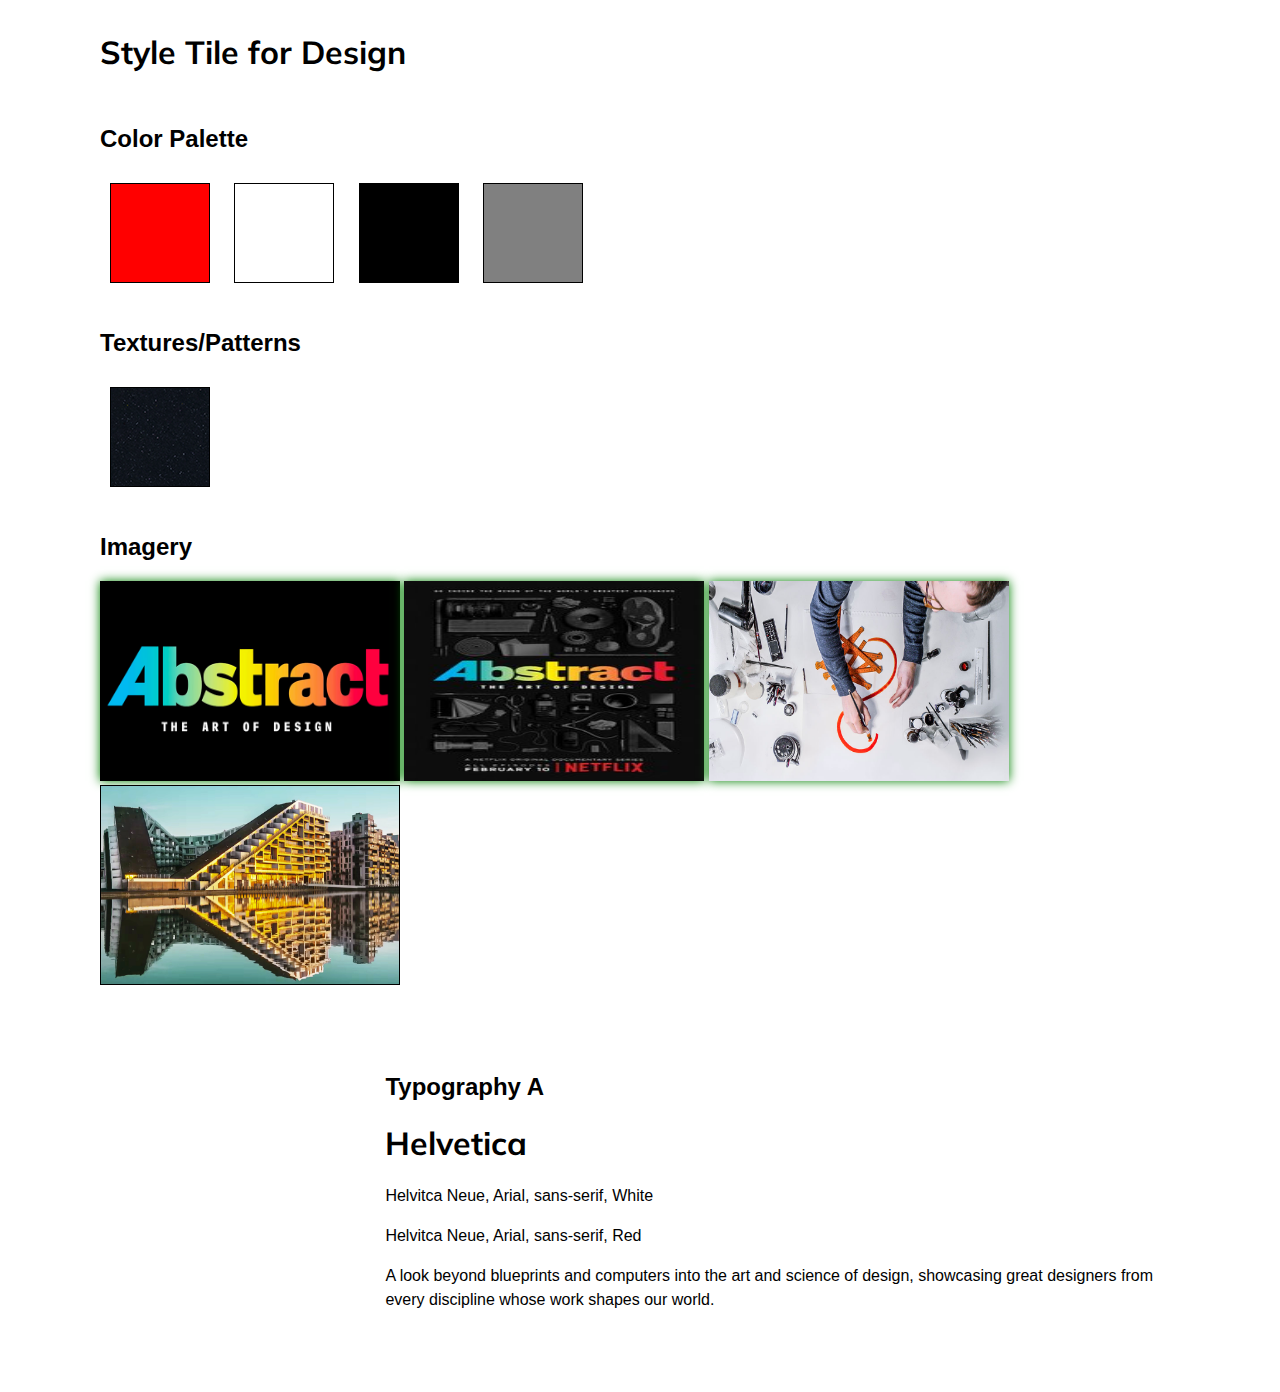
<file: style-tile/index.html>
<!doctype html>
<html lang="en">
<head>
  <meta charset="UTF-8" />
  <title>Style Tile for Design</title>

 <link href='https://fonts.googleapis.com/css?family=Henny+Penny' rel='stylesheet' type='text/css'>    	
			
  <link rel="stylesheet" href="css/normalize.css">
  <link rel="stylesheet" href="css/grid.css">	
  <link rel="stylesheet" href="css/tile-template.css"> 			
  <link rel="stylesheet" href="css/styles.css">	
	
</head>
<body>
	

<!-- Project Info -->
	<section class="grid-container">
		<h1>Style Tile for Design</h1>
	</section>

<!-- 
	Color Palette 
	* Add more colors to palette using: 
-->
	<section class="grid-container">
		<h2>Color Palette</h2>
		<div class="color-1"></div>
		<div class="color-2"></div>
		<div class="color-3"></div>
		<div class="color-4"></div>
			
	</section>

<!-- 
	Textues & Patterns 
	* Add more textures or patterns
-->
	<section class="grid-container">
		<h2>Textures/Patterns</h2>
		<div class="pattern-1"></div>

		
	</section>

<!-- 
	Imagery
-->
	<section class="grid-container">
		<h2>Imagery</h2>
		<div class="imagery-1">
			<img src="img/abstract1.png" alt="">
		</div>
		
		<div class="imagery-2">
			<img src="img/abstract%20movie%20cover.jpg" alt="">
		</div>
		
		<div class="imagery-3">
			<img src="img/design.jpg">
		</div>
		
		<div class="imagery-5">
			<img src="img/building.jpg">
		</div>
	</section>

<!-- 
	Icons
-->
	

<!-- Navigation -->
<section class="grid-container">
	
<!-- Primary Navigation -->	
	
		
	<!--  Typography Option 1 -->
	<section class="grid-9">				

		<h2>Typography A</h2>

		<h1>Helvetica</h1>
		
		<p>Helvitca Neue, Arial, sans-serif, White</p>
		
		
		<p>Helvitca Neue, Arial, sans-serif, Red</p>
		
		<p>A look beyond blueprints and computers into the art and science of design, showcasing great designers from every discipline whose work shapes our world.</p>
		
		

</section>

  
</body>
</html>
</file>
<file: style-tile/css/grid.css>
/* Global
================================ */

* {
	-webkit-box-sizing: border-box;
	-moz-box-sizing: border-box;
	box-sizing: border-box;
}


.grid-container {
	padding-left: 10px;
	padding-right: 10px;
	margin-left: auto;
	margin-right: auto;
}
img {
	width: 100%;
}

/* Media Queries
================================ */

@media (min-width: 1px) and (max-width: 767px)  {
	.grid-container > [class^="grid-"] {
		padding-top: 5px;
		padding-bottom: 5px;
	}
	.hide-mobile {
		display: none;
	}
}

@media (min-width: 768px) {

	/* Columns
	================================ */

	.grid-container > [class^="grid-"] {
		float: left;
		min-height: 1px;
		padding-left: 10px;
		padding-right: 10px;
		margin-left: 2%;
	}
	.grid-container > [class^="grid-"]:first-child {
		margin-left: 0;
	}
	.grid-container > [class^="grid-"]:last-child {
		float: right;
	}

	/* Columns are 65px wide, with 20px gutters
	=========================================== */

	.grid-1 {
		width: 6.5%;
	}
	.grid-2 {
		width: 15%;
	}
	.grid-3 {
		width: 23.5%;
	}
	.grid-4 {
		width: 32%;
	}
	.grid-5 {
		width: 40.5%;
	}
	.grid-6 {
		width: 49%;
	}
	.grid-7 {
		width: 57.5%;
	}
	.grid-8 {
		width: 66%;
	}
	.grid-9 {
		width: 74.5%;
	}
	.grid-10 {
		width: 83%;
	}
	.grid-11 {
		width: 91.5%;
	}
	.grid-12 {
		width: 100%;
	}

	/* Clearfix
	================================ */

	.grid-container:after,
	.group:after {
	  content: " ";
	  display: table;
	  clear: both;
	}
}
@media (min-width: 1200px) {
	.grid-container {
		max-width: 1100px;
	}
}
</file>
<file: style-tile/css/tile-template.css>
/* Boxes */
.color-1,
.color-2,
.color-3,
.color-4,
.color-5,
.pattern-1,
.pattern-2,
.pattern-3,
.pattern-4,
.pattern-5,
.icon-1,
.icon-2,
.icon-3,
.icon-4,
.icon-5 {
	border: 1px solid #000;
	display: inline-block;
	margin: 10px;
	height: 100px;
	width: 100px;
}

.imagery-1 img,
.imagery-2 img,
.imagery-3 img,
.imagery-4 img,
.imagery-5 img {
	border: 1px solid #000;
	height: 200px;
	width: 300px;
}

.imagery-1, 
.imagery-2, 
.imagery-3, 
.imagery-4, 
.imagery-5 {
	display: inline-block;
} 

section	{
	margin: 2em 0;
	position: relative;
}

.label {
	background: rgba(131,131,131,.5);
	color: #fff;
	padding: .5em;
	position: absolute;
	left: -60px;
	top: -30px;	
}

/* Forms & Tables */
td {
	border: 1px solid #000;
	padding: .5em;
}

label, input, button {
	display: block;
	margin: 1em;
}

/* Figure */
figure {
	border: 1px solid #000;
	padding: 1em;
}

/*******************************/
/* DO NOT EDIT BELOW THIS LINE */
/*******************************/
</file>
<file: style-tile/css/styles.css>
@import url('https://fonts.googleapis.com/css?family=Muli');

/***************/
/* YOUR STYLES */
/***************/

/* Color Palette */

.color-1 {background: red;}

.color-2 {background: white;}

.color-3 {background: black;}

.color-4 {background: gray}



/* Textures or Patterns*/

.pattern-1 {background: url("../img/ep_naturalblack.png"); 
}



/* Imagery */


div.imagery-1 img {
    border: none; 
    box-shadow: 0 0 10px green;
}

div.imagery-2 img {
    border: none; 
    box-shadow: 0 0 10px green;
}

div.imagery-3 img {
    border: none; 
    box-shadow: 0 0 10px green;
}

/* Icons */


.icon-1 {
    border: none; 
}


/* Navigation */

a:link,
a:visited{
    color:coral;
    text-decoration: none; 

}

a:hover,
a:active{
    
    border-bottom: 4px solid aquamarine;
}

a:focus {
    background: teal;
}


/* Typography */

h1 {
    font-family: 'Muli', sans-serif;}

h3 {
    font-family: 'Muli', sans-serif;
    color: red;}

p {
    line-height: 1.5em;
}
</file>
